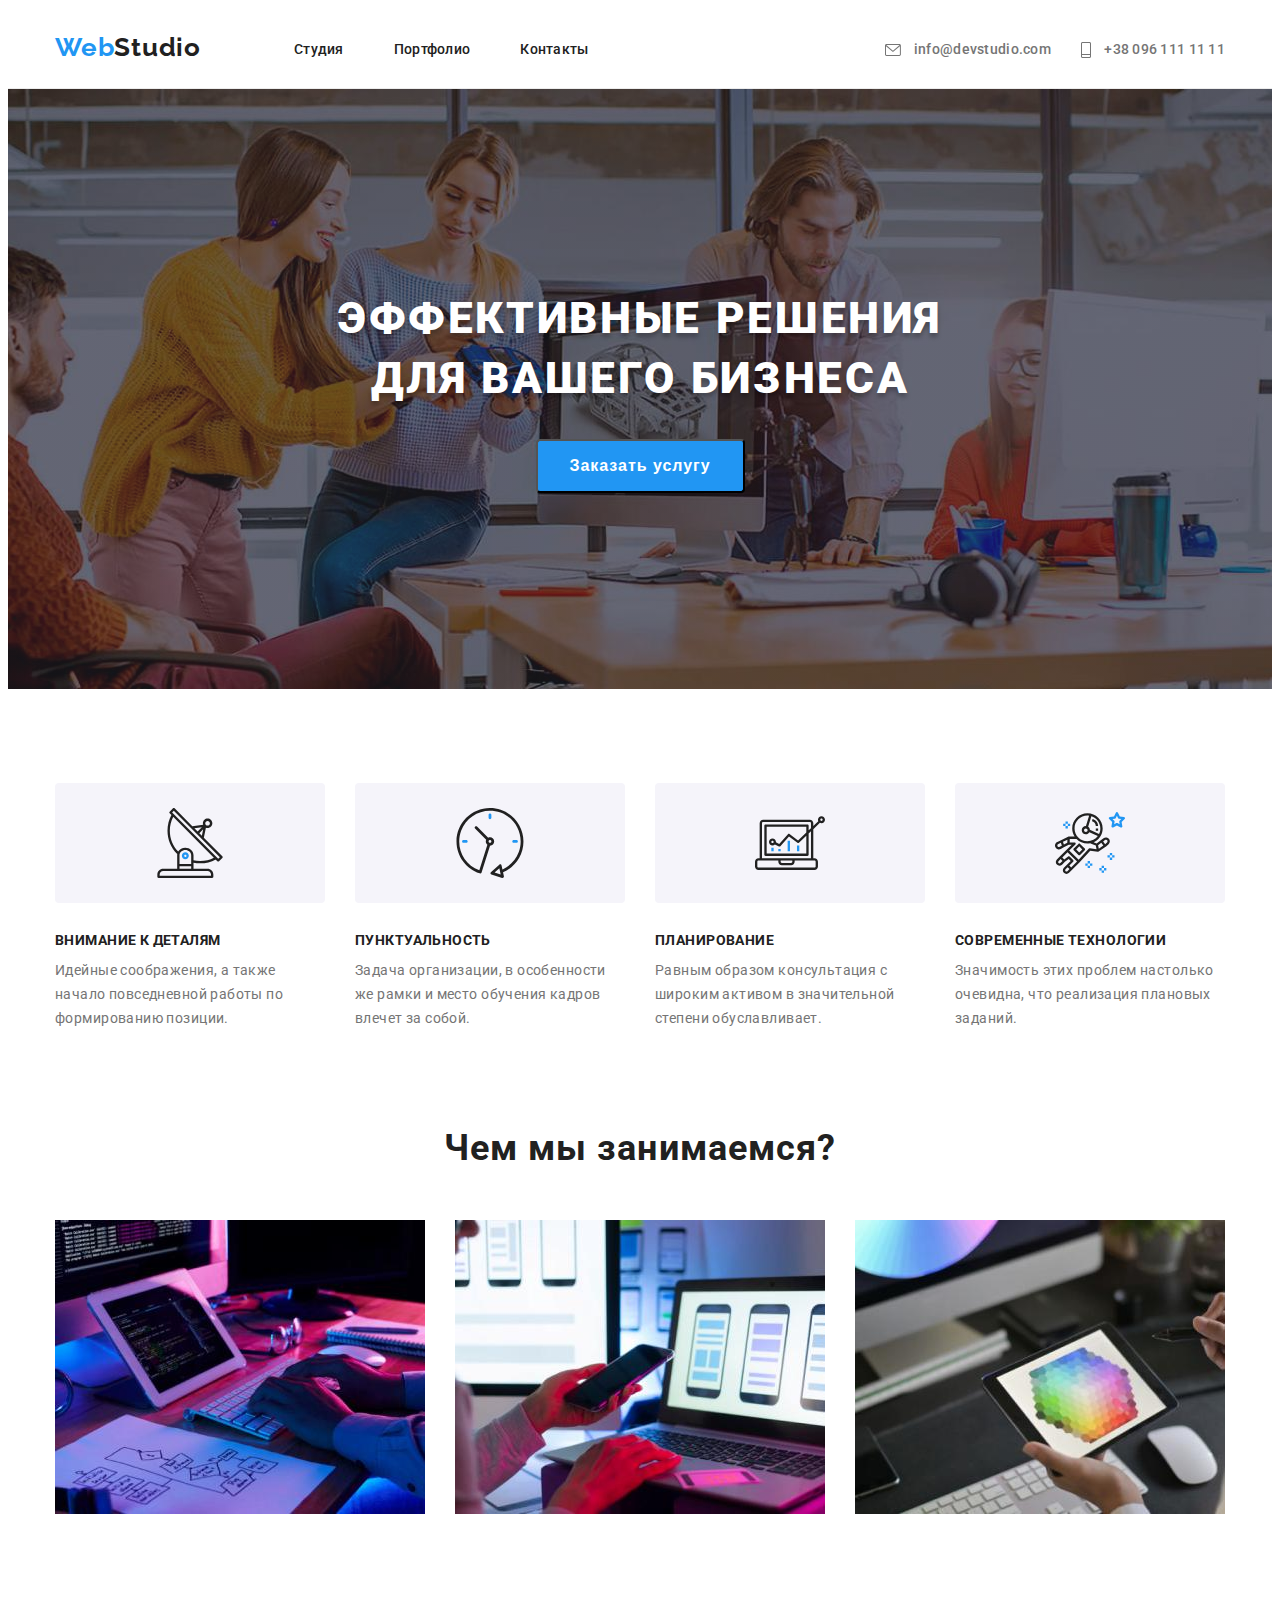
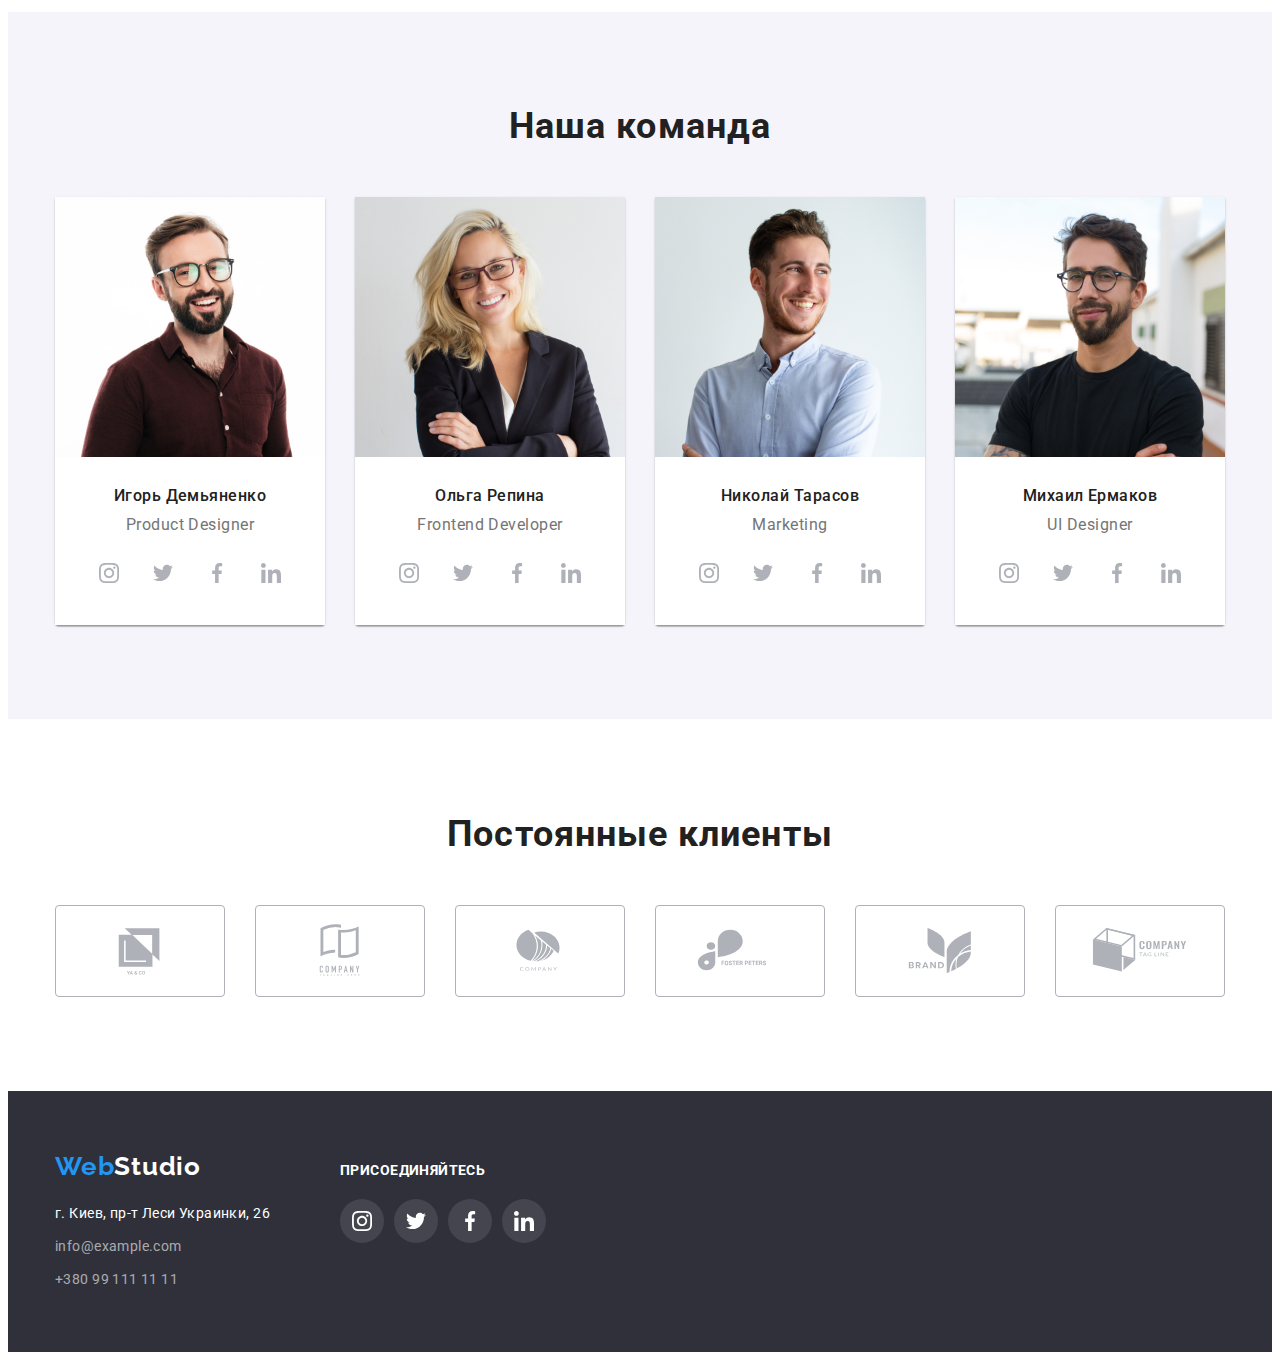
<file: index.html>
<!DOCTYPE html>
<html lang="ru">
  <head>
    <meta charset="UTF-8" />
    <meta http-equiv="X-UA-Compatible" content="IE=edge" />
    <meta name="viewport" content="width=device-width, initial-scale=1.0" />
    <title>Document</title>
    <link rel="preconnect" href="https://fonts.googleapis.com" />
    <link rel="preconnect" href="https://fonts.gstatic.com" crossorigin />
    <link
      href="https://fonts.googleapis.com/css2?family=Raleway:wght@700&family=Roboto:wght@400;500;700;900&display=swap"
      rel="stylesheet"
    />
    <link
      rel="stylesheet"
      href="https://cdnjs.cloudflare.com/ajax/libs/modern-normalize/1.1.0/modern-normalize.min.css"
      integrity="sha512-wpPYUAdjBVSE4KJnH1VR1HeZfpl1ub8YT/NKx4PuQ5NmX2tKuGu6U/JRp5y+Y8XG2tV+wKQpNHVUX03MfMFn9Q=="
      crossorigin="anonymous"
      referrerpolicy="no-referrer"
    />
    <link rel="stylesheet" href="./css/styles.css" />
  </head>
  <!-------------------body----------------------->
  <body>
    <header class="page-header">
      <div class="container header-container">
        <a href="./index.html" class="header-logo link"
          ><span class="logo-web">Web</span>Studio
        </a>
        <nav class="header-nav">
          <ul class="list menu-list">
            <li class="menu-item">
              <a class="menu-link link current" href="./index.html">Студия</a>
            </li>
            <li class="menu-item">
              <a class="menu-link link" href="./portfolio.html">Портфолио</a>
            </li>
            <li class="menu-item">
              <a class="menu-link link" href="">Контакты</a>
            </li>
          </ul>
        </nav>
        <div class="header-connect">
          <ul class="contact-menu list">
            <li class="contact-item contact-text">
              <a class="contact link" href="mailto:info@devstudio.com"
                >
                <svg class="contact-nav"
                  width="16"
                  height="12" 
                >
                  <use href="./images/icon.svg#icon-envelope">
                  </use>
                </svg>
                info@devstudio.com
              </a>
            </li>
            <li class="contact-item contact-text">
              <a class="contact link" href="tel:+380961111111">
                <svg class="contact-nav"
                  width="10"
                  height="16"
                >
                  <use href="./images/icon.svg#icon-phone">
                  </use>
                </svg>
                +38 096 111 11 11</a>
            </li>
          </ul>
        </div>
      </div>
    </header>
    <!-------------------------main------------------------------>
    <main>
      <section class="page-section">
        <div class="container page-section-container">
          <h1 class="main-title main-title-text">
            Эффективные решения для вашего бизнеса
          </h1>
          <button type="button" class="main-btn main-btn-item">
            Заказать услугу
          </button>
        </div>
      </section>
      <section class="second-section second-section-section">
        <div class="container based-container">
            <h2 class="visually-hidden">Почему так</h2>
            <ul class="title-section-icon">
              <li class="title-icon-item list">
                <a href="" class="title-icon-block">
                  <svg class="block-item"
                    width="70"
                    hight="70"
                  >
                    <use href="./images/icon.svg#icon-antenna">
                    </use>
                  </svg>
                </a>
              </li>
              <li class="title-icon-item list">
                <a href="" class="title-icon-block">
                  <svg class="block-item"
                    width="70"
                    hight="70"
                  >
                    <use href="./images/icon.svg#icon-clock">
                    </use>
                  </svg>
                </a>
              </li>
              <li class="title-icon-item list">
                <a href="" class="title-icon-block">
                  <svg class="block-item"
                    width="70"
                    hight="70"
                  >
                    <use href="./images/icon.svg#icon-diagram">
                    </use>
                  </svg>
                </a>
              </li>
              <li class="title-icon-item list">
                <a href="" class="title-icon-block">
                  <svg class="block-item"
                    width="70"
                    hight="70"
                  >
                    <use href="./images/icon.svg#icon-astronaut">
                    </use>
                  </svg>
                </a>
              </li>
            </ul>
            <ul class="pre-section list second-pre-section">
              <li class="title-section-text">
                <h3 class="sub-section second-sub-section">
                  Внимание к деталям
                </h3>
                <p class="section-text second-section-text">
                  Идейные соображения, а также начало повседневной работы по
                  формированию позиции.
                </p>
              </li>
              <li class="title-section-text">
                <h3 class="sub-section second-sub-section">Пунктуальность</h3>
                <p class="section-text second-section-text">
                  Задача организации, в особенности же рамки и место обучения
                  кадров влечет за собой.
                </p>
              </li>
              <li class="title-section-text">
                <h3 class="sub-section second-sub-section">Планирование</h3>
                <p class="section-text second-section-text">
                  Равным образом консультация с широким активом в значительной
                  степени обуславливает.
                </p>
              </li>
              <li class="title-section-text">
                <h3 class="sub-section second-sub-section">
                  Современные технологии
                </h3>
                <p class="section-text second-section-text">
                  Значимость этих проблем настолько очевидна, что реализация
                  плановых заданий.
                </p>
              </li>
            </ul>
          </div>
      </section>
      <section class="section-image">
          <h2 class="pre-title second-pre-title">Чем мы занимаемся?</h2>
          <div class="container image-container">
            <ul class="list image image-title">
              <li>
                <img
                  src="./images/img-prgrm.jpg"
                  alt="Работа за компьютером"
                  width="370"
                  height="294"
                />
              </li>
            </ul>
            <ul class="list image image-title">
              <li>
                <img
                  src="./images/img-phone.jpg"
                  alt="Работа с телефоном"
                  width="370"
                  height="294"
                />
              </li>
            </ul>
            <ul class="list image image-title">
              <li>
                <img
                  src="./images/img-pln.jpg"
                  alt="Работа с планшетом"
                  width="370"
                  height="294"
                />
              </li>
            </ul>
          </div>
        </div>
      </section>
      <section class="third-section">
        <div class="container third-section-container">
          <h2 class="th-section">Наша команда</h2>
          <ul class="list image image-section">
            <div class="image-text">
              <li class="box-image">
                <img class="image-item"
                  src="./images/img-smg.jpg"
                  alt="Игорь Демьяненко"
                  width="270"
                  height="260"
                />
              <div class="paragraf-title">
                <h3 class="sub-title sub-title-name">Игорь Демьяненко</h3>
                <p class="job-title">Product Designer</p>
                <div class="social-icon-section">
                  <ul class="social-title">
                    <li class="social-icon list">
                      <a href="" class="social-link">
                        <svg 
                          class="icon"
                          width=20
                          height=20
                        >
                          <use href="./images/icon.svg#icon-instagram"></use>
                        </svg>
                      </a>                                      
                    </li>
                    <li class="social-icon list">
                      <a href="" class="social-link">
                        <svg 
                          class="icon"
                          width=20
                          height=20
                        >
                          <use href="./images/icon.svg#icon-twitter"></use>
                        </svg>
                      </a>
                    </li>
                    <li class="social-icon list">
                      <a href="" class="social-link">
                        <svg 
                          class="icon"
                          width=20
                          height=20
                        >
                          <use href="./images/icon.svg#icon-facebook"></use>
                        </svg>
                      </a>
                    </li>
                    <li class="social-icon list">
                      <a href="" class="social-link">
                        <svg 
                          class="icon"
                          width=20
                          height=20
                        >
                          <use href="./images/icon.svg#icon-linkedin"></use>
                        </svg>
                      </a>
                    </li>
                  </ul>
                </div>
              </div>
              </li>
            </div>
            <div class="image-text">
              <li class="box-image">
                <img class="image-item"
                  src="./images/img-gl.jpg"
                  alt="Ольга Репина"
                  width="270"
                  height="260"
                />
                <div class="paragraf-title">
                <h3 class="sub-title sub-title-name">Ольга Репина</h3>
                <p class="job-title">Frontend Developer</p>
                <div class="social-icon-section">
                  <ul class="social-title">
                    <li class="social-icon list">
                      <a href="" class="social-link">
                        <svg 
                          class="icon"
                          width=20
                          height=20
                        >
                          <use href="./images/icon.svg#icon-instagram"></use>
                        </svg>
                      </a>
                    </li>
                    <li class="social-icon list">
                      <a href="" class="social-link">
                        <svg 
                          class="icon"
                          width=20
                          height=20
                        >
                          <use href="./images/icon.svg#icon-twitter"></use>
                        </svg>
                      </a>
                    </li>
                    <li class="social-icon list">
                      <a href="" class="social-link">
                        <svg 
                          class="icon"
                          width=20
                          height=20
                        >
                          <use href="./images/icon.svg#icon-facebook"></use>
                        </svg>
                      </a>
                    </li>
                    <li class="social-icon list">
                      <a href="" class="social-link">
                        <svg 
                          class="icon"
                          width=20
                          height=20
                        >
                          <use href="./images/icon.svg#icon-linkedin"></use>
                        </svg>
                      </a>
                    </li>
                  </ul>
                </div>
                </div>
              </li>
            </div>
            <div class="image-text">
              <li class="box-image">
                <img class="image-item"
                  src="./images/img-dsr.jpg"
                  alt="Николай Тарасов"
                  width="270"
                  height="260"
                />
                <div class="paragraf-title">
                <h3 class="sub-title sub-title-name">Николай Тарасов</h3>
                <p class="job-title">Marketing</p>
                <div class="social-icon-section">
                  <ul class="social-title">
                    <li class="social-icon list">
                      <a href="" class="social-link">
                        <svg 
                          class="icon"
                          width=20
                          height=20
                        >
                          <use href="./images/icon.svg#icon-instagram"></use>
                        </svg>
                      </a>
                    </li>
                    <li class="social-icon list">
                      <a href="" class="social-link">
                        <svg 
                          class="icon"
                          width=20
                          height=20
                        >
                          <use href="./images/icon.svg#icon-twitter"></use>
                        </svg>
                      </a>
                    </li>
                    <li class="social-icon list">
                      <a href="" class="social-link">
                        <svg 
                          class="icon"
                          width=20
                          height=20
                        >
                          <use href="./images/icon.svg#icon-facebook"></use>
                        </svg>
                      </a>
                    </li>
                    <li class="social-icon list">
                      <a href="" class="social-link">
                        <svg 
                          class="icon"
                          width=20
                          height=20
                        >
                          <use href="./images/icon.svg#icon-linkedin"></use>
                        </svg>
                      </a>
                    </li>
                  </ul>
                </div>
                </div>
              </li>
            </div>
            <div class="image-text">
              <li class="box-image">
                <img class="image-item"
                  src="./images/img-gr.jpg"
                  alt="Михаил Ермаков"
                  width="270"
                  height="260"
                />
                <div class="paragraf-title">
                <h3 class="sub-title sub-title-name">Михаил Ермаков</h3>
                <p class="job-title">UI Designer</p>
                <div class="social-icon-section">
                  <ul class="social-title">
                    <li class="social-icon list">
                      <a href="" class="social-link">
                        <svg 
                          class="icon"
                          width=20
                          height=20
                        >
                          <use href="./images/icon.svg#icon-instagram"></use>
                        </svg>
                      </a>
                    </li>
                    <li class="social-icon list">
                      <a href="" class="social-link">
                        <svg 
                          class="icon"
                          width=20
                          height=20
                        >
                          <use href="./images/icon.svg#icon-twitter"></use>
                        </svg>
                      </a>
                    </li>
                    <li class="social-icon list">
                      <a href="" class="social-link">
                        <svg 
                          class="icon"
                          width=20
                          height=20
                        >
                          <use href="./images/icon.svg#icon-facebook"></use>
                        </svg>
                      </a>
                    </li>
                    <li class="social-icon list">
                      <a href="" class="social-link">
                        <svg 
                          class="icon"
                          width=20
                          height=20
                        >
                          <use href="./images/icon.svg#icon-linkedin"></use>
                        </svg>
                      </a>
                    </li>
                  </ul>
                </div>
                </div>
              </li>
            </div>
          </ul>
      </section>
      <section class="section-client">
      <div class="container">
        <h2 class="client">Постоянные клиенты</h2>
          <ul class="client-title">
            <li class="client-item list">
              <a href="" class="client-link">
                <svg 
                  class="client-icon"
                  width=106px
                  height=60px
                >
                  <use href="./images/icon.svg#icon-yaco">
                  </use>
                </svg>
              </a>
            </li>
            <li class="client-item list">
              <a href="" class="client-link">
                <svg 
                  class="client-icon"
                  width=106px
                  height=60px
                >
                  <use href="./images/icon.svg#icon-windows">
                  </use>
                </svg>
              </a>
            </li>
            <li class="client-item list">
              <a href="" class="client-link">
                <svg 
                  class="client-icon"
                  width=106px
                  height=60px
                >
                  <use href="./images/icon.svg#icon-apelsin">
                  </use>
                </svg>
              </a>
            </li>
            <li class="client-item list">
              <a href="" class="client-link">
                <svg 
                  class="client-icon"
                  width=106px
                  height=60px
                >
                  <use href="./images/icon.svg#icon-foster">
                  </use>
                </svg>
              </a>
            </li>
            <li class="client-item list">
              <a href="" class="client-link">
                <svg 
                  class="client-icon" 
                  width=106px
                  height=60px
                >
                  <use href="./images/icon.svg#icon-brand">
                  </use>
                </svg>
              </a>
            </li>
            <li class="client-item list">
              <a href="" class="client-link">
                <svg class="client-icon"
                  width=106px
                  height=60px
                >
                  <use href="./images/icon.svg#icon-tagline">
                  </use>
                </svg>
              </a>
            </li>
        </ul>
      </div>  
      </section>
    </main>
<!-------------------------footer-------------------------->
    <footer class="type-footer">
      <section class="section-footer">
      <div class="container main-footer-container">
        <div class="contact-info">
          <a class="footer-logo link footer-logo-position" href="./index.html" 
            ><span class="logo-web ">Web</span>Studio
          </a>      
          <address class="address-contact">                 
            <p class="street">г. Киев, пр-т Леси Украинки, 26</p>
          </address>
            <a class="contact-footer link" href="mailto:info@example.com"
                >info@example.com</a
              >
              <a class="contact-footer link" href="tel:+380991111111"
                >+380 99 111 11 11</a
              >
        </div>  
        <div class="footer-icon-section">
          <h3 class="footer-social">Присоединяйтесь</h3>
            <ul class="footer-social-title">
              <li class="footer-icon list">
                <a href="" class="footer-link">
                  <svg 
                    class="icon-bottom"
                    width=20
                    height=20
                  >
                    <use href="./images/icon.svg#icon-instagram"></use>
                  </svg>
                </a>                                      
              </li>
              <li class="footer-icon list">
                <a href="" class="footer-link">
                  <svg 
                    class="icon-bottom"
                    width=20
                    height=20
                  >
                    <use href="./images/icon.svg#icon-twitter"></use>
                  </svg>
                </a>
              </li>
              <li class="footer-icon list">
                <a href="" class="footer-link">
                  <svg 
                    class="icon-bottom"
                    width=20
                    height=20
                  >
                    <use href="./images/icon.svg#icon-facebook"></use>
                  </svg>
                </a>
              </li>
              <li class="footer-icon list">
                <a href="" class="footer-link">
                  <svg 
                    class="icon-bottom"
                    width=20
                    height=20
                  >
                    <use href="./images/icon.svg#icon-linkedin"></use>
                  </svg>
                </a>
              </li>
            </ul>
        </div>
      </div>    
      </section>
    </footer>
  </body>
</html>
</file>
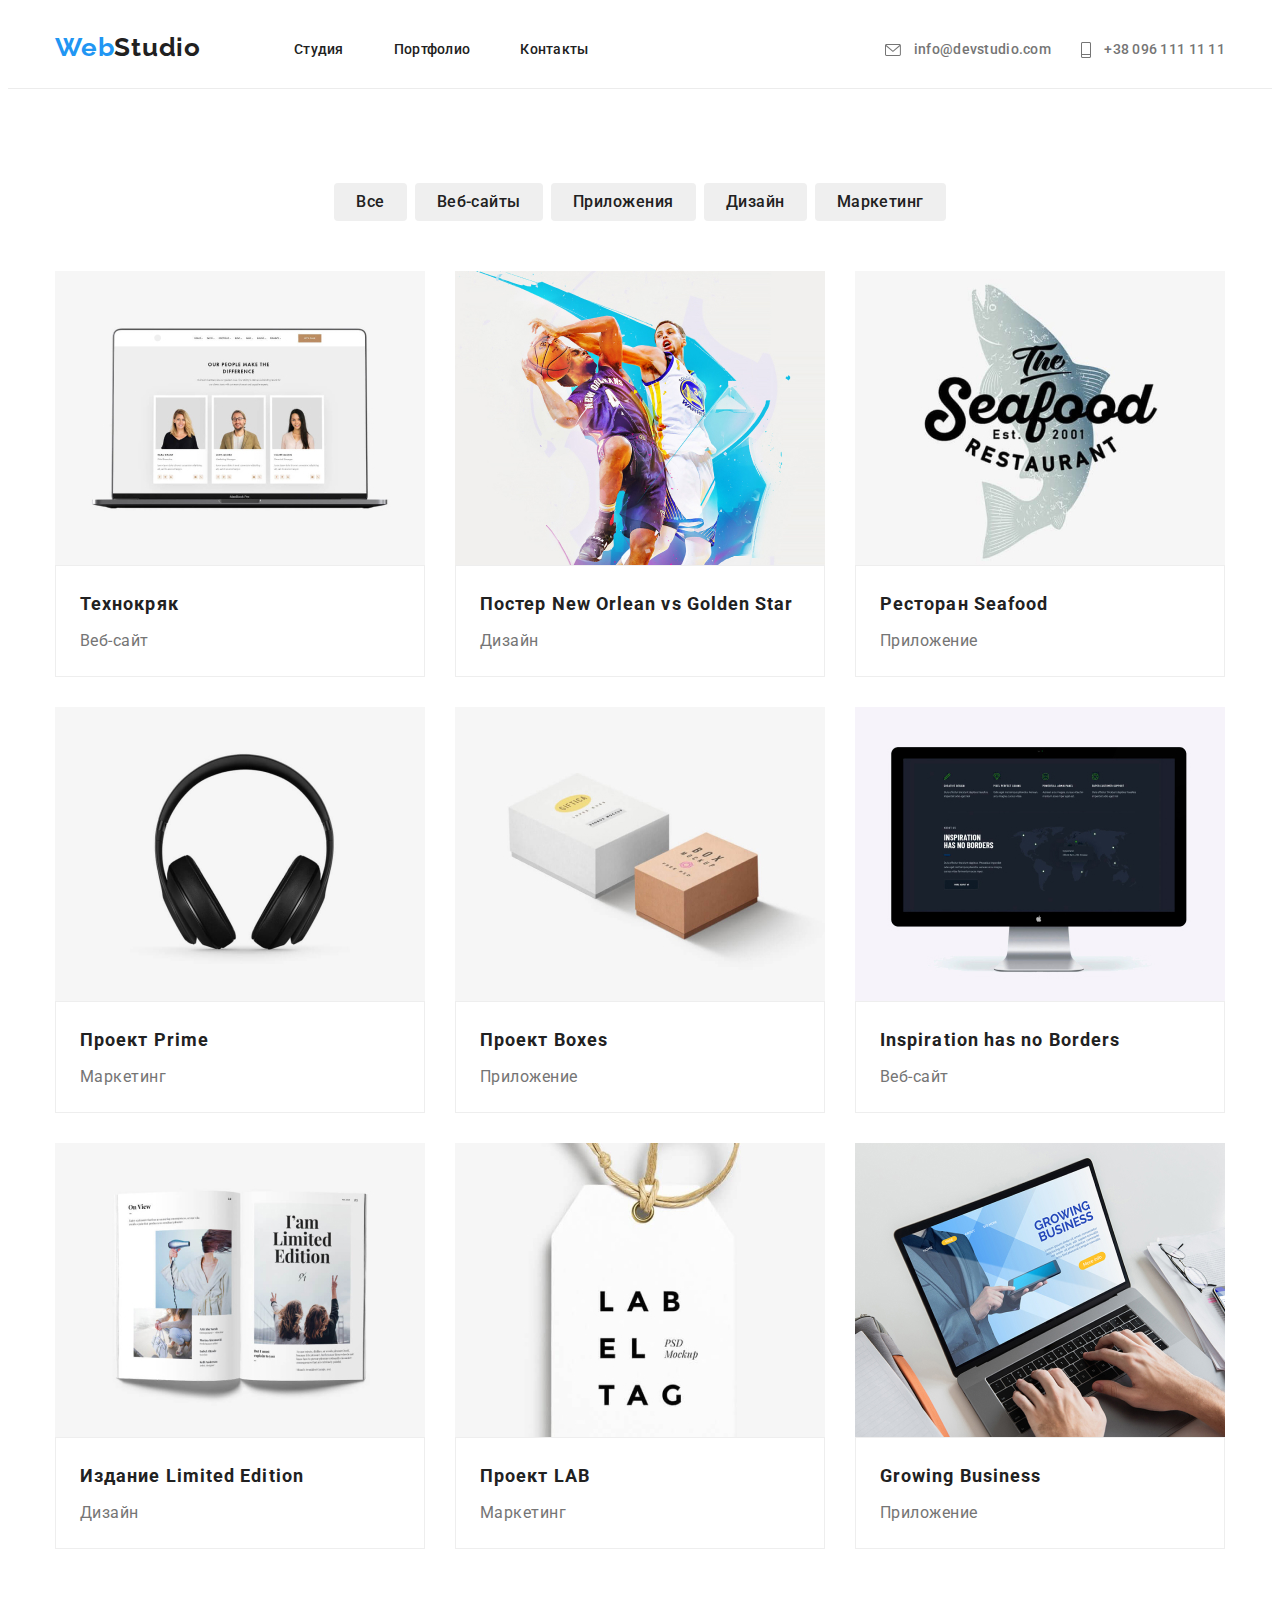
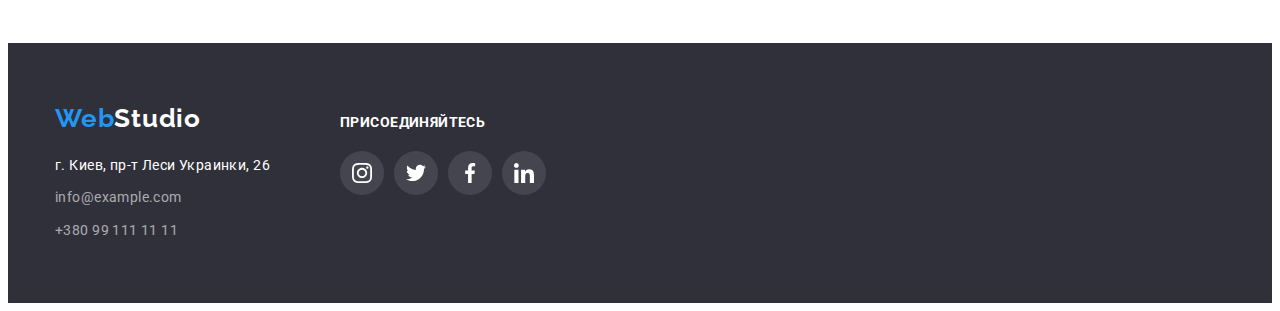
<file: portfolio.html>
<!DOCTYPE html>
<html lang="ru">
  <head>
    <meta charset="UTF-8" />
    <meta http-equiv="X-UA-Compatible" content="IE=edge" />
    <meta name="viewport" content="width=device-width, initial-scale=1.0" />
    <title>Document</title>
    <link
      rel="stylesheet"
      href="https://github.com/sindresorhus/modern-normalize/blob/main/modern-normalize.css"
    />
    <link rel="preconnect" href="https://fonts.googleapis.com" />
    <link rel="preconnect" href="https://fonts.gstatic.com" crossorigin />
    <link
      href="https://fonts.googleapis.com/css2?family=Raleway:wght@700&family=Roboto:wght@400;500;700;900&display=swap"
      rel="stylesheet"
    />
    <link
      rel="stylesheet"
      href="https://cdnjs.cloudflare.com/ajax/libs/modern-normalize/1.1.0/modern-normalize.min.css"
      integrity="sha512-wpPYUAdjBVSE4KJnH1VR1HeZfpl1ub8YT/NKx4PuQ5NmX2tKuGu6U/JRp5y+Y8XG2tV+wKQpNHVUX03MfMFn9Q=="
      crossorigin="anonymous"
      referrerpolicy="no-referrer"
    />
    <link rel="stylesheet" href="./css/styles.css" />
  </head>
  <body>
    <header class="page-header">
      <div class="container header-container">
        <a href="./index.html" class="header-logo link"
          ><span class="logo-web">Web</span>Studio
        </a>
        <nav class="header-nav">
          <ul class="list menu-list">
            <li class="menu-item">
              <a class="menu-link link current" href="./index.html">Студия</a>
            </li>
            <li class="menu-item">
              <a class="menu-link link" href="./portfolio.html">Портфолио</a>
            </li>
            <li class="menu-item">
              <a class="menu-link link" href="">Контакты</a>
            </li>
          </ul>
        </nav>
        <div class="header-connect">
          <ul class="contact-menu list">
            <li class="contact-item contact-text">
              <a class="contact link" href="mailto:info@devstudio.com"
                >
                <svg class="contact-nav"
                  width="16"
                  height="12" 
                >
                  <use href="./images/icon.svg#icon-envelope">
                  </use>
                </svg>
                info@devstudio.com
              </a>
            </li>
            <li class="contact-item contact-text">
              <a class="contact link" href="tel:+380961111111">
                <svg class="contact-nav"
                  width="10"
                  height="16"
                >
                  <use href="./images/icon.svg#icon-phone">
                  </use>
                </svg>
                +38 096 111 11 11</a>
            </li>
          </ul>
        </div>
      </div>
    </header>
    <main class="about-menu">
      <section class="about-menu-list">
        <div class="container about-menu-container">
          <ul class="site-nav list site-nav-menu">
            <li class="button-menu">
              <button type="button" class="btn btn-item">Все</button>
            </li>
            <li class="button-menu">
              <button type="button" class="btn btn-item">Веб-сайты</button>
            </li>
            <li class="button-menu">
              <button type="button" class="btn btn-item">Приложения</button>
            </li>
            <li class="button-menu">
              <button type="button" class="btn btn-item">Дизайн</button>
            </li>
            <li class="button-menu">
              <button type="button" class="btn btn-item">Маркетинг</button>
            </li>
          </ul>
        </div>
        <div class="container about-section-container">
          <ul class="about-section list about-section-block">
            <li class="border">
              <img
                class="image-item"
                src="./images/tehno.jpg"
                alt="ноутбук"
                width="370"
                height="294"
              />
              <div class="about-item">
                <h3 class="about-title about-title-item">Технокряк</h3>
                <p class="about-text about-text-item">Веб-сайт</p>
              </div>
            </li>
            <li class="border">
              <img
                class="image-item"
                src="./images/poster.jpg"
                alt="постер баскетбол"
                width="370"
                height="294"
              />
              <div class="about-item">
                <h3 class="about-title about-title-item">
                  Постер New Orlean vs Golden Star
                </h3>
                <p class="about-text about-text-item">Дизайн</p>
              </div>
            </li>
            <li class="border">
              <img
                class="image-item"
                src="./images/rest.jpg"
                alt="Рыбный ресторан"
                width="370"
                height="294"
              />
              <div class="about-item">
                <h3 class="about-title about-title-item">Ресторан Seafood</h3>
                <p class="about-text about-text-item">Приложение</p>
              </div>
            </li>
            <li class="border">
              <img
                class="image-item"
                src="./images/sound.jpg"
                alt="Наушники"
                width="370"
                height="294"
              />
              <div class="about-item">
                <h3 class="about-title about-title-item">Проект Prime</h3>
                <p class="about-text about-text-item">Маркетинг</p>
              </div>
            </li>
            <li class="border">
              <img
                class="image-item"
                src="./images/box.jpg"
                alt="коробки"
                width="370"
                height="294"
              />
              <div class="about-item">
                <h3 class="about-title about-title-item">Проект Boxes</h3>
                <p class="about-text about-text-item">Приложение</p>
              </div>
            </li>
            <li class="border">
              <img
                class="image-item"
                src="./images/comp.jpg"
                alt="Компьютер"
                width="370"
                height="294"
              />
              <div class="about-item">
                <h3 class="about-title about-title-item">
                  Inspiration has no Borders
                </h3>
                <p class="about-text about-text-item">Веб-сайт</p>
              </div>
            </li>
            <li class="border">
              <img
                class="image-item"
                src="./images/journale.jpg"
                alt="Издание"
                width="370"
                height="294"
              />
              <div class="about-item">
                <h3 class="about-title about-title-item">
                  Издание Limited Edition
                </h3>
                <p class="about-text about-text-item">Дизайн</p>
              </div>
            </li>
            <li class="border">
              <img
                class="image-item"
                src="./images/lab.jpg"
                alt="Проджект Лэб"
                width="370"
                height="294"
              />
              <div class="about-item">
                <h3 class="about-title about-title-item">Проект LAB</h3>
                <p class="about-text about-text-item">Маркетинг</p>
              </div>
            </li>
            <li class="border">
              <img
                class="image-item"
                src="./images/groving.jpg"
                alt="Поиск в интернете"
                width="370"
                height="294"
              />
              <div class="about-item">
                <h3 class="about-title about-title-item">Growing Business</h3>
                <p class="about-text about-text-item">Приложение</p>
              </div>
            </li>
          </ul>
        </div>
      </section>
    </main>
    <footer class="type-footer">
      <section class="section-footer">
      <div class="container main-footer-container">
        <div class="contact-info">
          <a href="./index.html" class="footer-logo link footer-logo-position"
            ><span class="logo-web ">Web</span>Studio
          </a>      
          <address class="address-contact">                 
            <p class="street">г. Киев, пр-т Леси Украинки, 26</p>
          </address>
            <a class="contact-footer link" href="mailto:info@example.com"
                >info@example.com</a
              >
              <a class="contact-footer link" href="tel:+380991111111"
                >+380 99 111 11 11</a
              >
        </div>  
        <div class="footer-icon-section">
          <h3 class="footer-social">Присоединяйтесь</h3>
            <ul class="footer-social-title">
              <li class="footer-icon list">
                <a href="" class="footer-link">
                  <svg 
                    class="icon-bottom"
                    width=20
                    height=20
                  >
                    <use href="./images/icon.svg#icon-instagram"></use>
                  </svg>
                </a>                                      
              </li>
              <li class="footer-icon list">
                <a href="" class="footer-link">
                  <svg 
                    class="icon-bottom"
                    width=20
                    height=20
                  >
                    <use href="./images/icon.svg#icon-twitter"></use>
                  </svg>
                </a>
              </li>
              <li class="footer-icon list">
                <a href="" class="footer-link">
                  <svg 
                    class="icon-bottom"
                    width=20
                    height=20
                  >
                    <use href="./images/icon.svg#icon-facebook"></use>
                  </svg>
                </a>
              </li>
              <li class="footer-icon list">
                <a href="" class="footer-link">
                  <svg 
                    class="icon-bottom"
                    width=20
                    height=20
                  >
                    <use href="./images/icon.svg#icon-linkedin"></use>
                  </svg>
                </a>
              </li>
            </ul>
        </div>
      </div>    
      </section>
    </footer>
  </body>
</html>
</file>
<file: css/styles.css>
:root {
  --header-collor: #212121;
  --primary-text-color: #212121;
  --second-text-color: #757575;
  --primary-title-collor: #ffffff;
  --accent-color: #2196f3;
  --back-color: #2f303a;
  --last-contact-color: rgba(255, 255, 255, 0.6);
}

/*-------------------boxxxxx---------------*/
*,
*::before,
*::after {
  box-sizing: border-box;
}

p,
h1,
h2,
h3,
h4,
h5,
h6 {
  margin: 0;
}

ul {
  margin: 0;
  padding: 0;
}

button {
  cursor: pointer;
}

/*----------------body--------------------*/
body {
  font-family: "Roboto", sans-serif;
  font-size: 18px;
  font-weight: 500;
}

.container {
  width: 1200px;
  padding-right: 15px;
  padding-left: 15px;
  margin: 0 auto;
}

.list {
  list-style: none;
}

.link {
  text-decoration: none;
}

.image-item{
  display: block;
}

/*---------header----------*/
header {
  padding-top: 24px;
  padding-bottom: 25px;
  border-bottom: 1px solid #ECECEC;
}

.header-nav {
  display: flex;
}

.menu-list {
  display: flex;
}

.contact-menu {
  display: flex;
}

.header-container {
  display: flex;
  align-items: center;
}

.header-logo {
  margin-right: 93px;
}

.header-connect {
  margin-left: auto;
}

.logo-web {
  font-family: "Raleway", sans-serif;
  font-weight: 700;
  font-size: 26px;
  line-height: 1.19;
  letter-spacing: 0.03em;
  color: var(--accent-color);
}

.header-logo {
  font-family: "Raleway", sans-serif;
  font-weight: 700;
  font-size: 26px;
  line-height: 1.19;
  letter-spacing: 0.03em;
  color: var(--primary-text-color);
}

.menu-item:not(:last-child) {
  margin-right: 50px;
}

.menu-link {
  font-weight: 500;
  font-size: 14px;
  line-height: 1.14;
  letter-spacing: 0.02em;
  color: var(--header-collor);
}

.menu-link:hover,
.menu-link:focus {
  color: var(--accent-color);
}

.contact {
  font-weight: 500;
  font-size: 14px;
  line-height: 1.14;
  letter-spacing: 0.02em;
  color: var(--second-text-color);
}

.contact-text:not(:last-child) {
  margin-right: 30px;
}


.contact:hover,
.contact:focus {
  color: var(--accent-color);
}

.contact-nav{
  margin-right: 10px;
  fill: currentColor;
  vertical-align: middle;
}

/* --------------section---------- */
.page-section {
  background-color: var(--back-color);
  max-width: 1600px;
  height: 600px;
  text-align: center;
  padding-top: 200px;
  padding-bottom: 200px ;
  margin: 0 auto;
  background-image: 
    linear-gradient(
  rgba(47, 48, 58, 0.4),
  rgba(47, 48, 58, 0.4)
    ),
    url(../images/bgimg-main.jpg);
  background-repeat: no-repeat;
  background-size: cover;
  background-position: center;
  max-width: 1600px;
}

.page-section-container{
  display: flex;
  align-items: center;
  flex-direction: column;
  flex-shrink: 0;
}

.main-title {
font-weight: 900;
font-size: 44px;
line-height: 1.36;
text-align: center;
letter-spacing: 0.06em;
text-transform: uppercase;
color:var(--primary-title-collor);
}

.main-title-text{
  width: 696px;
  height: auto;
  margin-bottom: 30px;
  text-shadow: 0px 4px 4px rgba(0, 0, 0, 0.25);
}

.main-btn {
  font-weight: bold;
  font-size: 16px;
  line-height: 1.87;
  letter-spacing: 0.06em;
  color: var(--primary-title-collor);
  background-color: var(--accent-color);
  border-radius: 4px;
}

.main-btn-item{
  padding: 10px 32px 10px 32px;
}

/* ----------second-section--------------- */
.title-section-icon{
  display: flex;
  justify-content: center;
}


.title-icon-item{
  width: 270px;
  height: 120px;
  margin-right: 30px;
  margin-bottom: 30px;
}

.block-item{
  width: 70px;
  height: 70px;
}

.title-icon-item:last-child{
  margin-right: 0;
}

.title-icon-block{
  width: 100%;
  height: 100%;
  border-radius: 4px;
  background: #F5F4FA;
  margin-right: 30px;
  display: flex;
  align-items: center;
  justify-content: center;
}


.second-section-section{
  padding-top: 94px;
}

.title-section-text:not(:last-child){
  margin-right: 30px;
}

.second-pre-section{
  display: flex;
  flex-direction: row;
}

.visually-hidden{
  position: absolute;
  width: 1px;
  height: 1px;
  margin: -1px;
  padding: 0;
  overflow: hidden;
  border: 0;
  clip: rect(0 0 0 0)
}

.section-image{
  padding-top: 94px;
  padding-bottom: 94px;
}

.pre-title {
  font-weight: bold;
  font-size: 36px;
  line-height: 1.16;
  text-align: center;
  letter-spacing: 0.03em;
  color: var(--primary-text-color);
}

.sub-section {
  font-weight: bold;
  font-size: 14px;
  line-height: 1.14;
  letter-spacing: 0.03em;
  text-transform: uppercase;
  color: var(--primary-text-color);
}

.section-text {
  font-weight: 400;
  font-size: 14px;
  line-height: 1.71;
  letter-spacing: 0.03em;
  color: var(--second-text-color);
}

.second-pre-title{
  margin-bottom: 50px;
}

.image-container{
  display: flex;
  flex-direction: row;
  
}
.image-title:not(:last-child){
  margin-right: 30px;
}

.second-sub-section{
  margin-bottom: 10px;
}

.second-section-text{
  width: 270px;
  height: 75px;
}



/* ------------third-section---------------- */
.third-section{
  background: #F5F4FA;
}

.third-section{
  padding-top: 94px;
  padding-bottom: 94px;
}

.box-image{
  box-shadow: 0px 1px 3px rgba(0, 0, 0, 0.12), 0px 1px 1px rgba(0, 0, 0, 0.14), 0px 2px 1px rgba(0, 0, 0, 0.2);
  border-radius: 0px 0px 4px 4px;
  width: 270px;
  height: 428px;
}

.image-section{
  display: flex;
  justify-content: center
}

.image-text{
  text-align: center;
}

.image-text:not(:last-child){
  margin-right: 30px;
}

.th-section {
  font-weight: bold;
  font-size: 36px;
  line-height: 1.16;
  text-align: center;
  letter-spacing: 0.03em;
  color: var(--primary-text-color);
  margin-bottom: 50px;
}

.sub-title {
  font-weight: 500;
  font-size: 16px;
  line-height: 1.18;
  letter-spacing: 0.03em;
  color: var(--primary-text-color);
}
.sub-title-name{
  margin-bottom: 10px;
}

.job-title {
  font-weight: 400;
  font-size: 16px;
  line-height: 1.18;
  letter-spacing: 0.03em;
  color: var(--second-text-color);
}

.paragraf-title{
  padding-top: 30px;
  padding-bottom: 30px;
  background-color: var(--primary-title-collor);
}

.social-title{
  display: flex;
  justify-content: center;
  margin-top: 16px;
}


.social-icon:not(:last-child){
  margin-right: 10px;
}

.social-link{
  display: flex;
  border-radius: 50%;
  align-items: center;
  justify-content: center;
  width: 44px;
  height: 44px;
  color: #AFB1B8;;
}

.icon{
  fill: currentColor;
}

.social-link:hover, 
.social-link:focus{
  background-color: var(--accent-color);
  color: var(--primary-title-collor);
}

.social-link:hover .icon 
.social-link:focus .icon{
  fill: var(--primary-title-collor);
}





/*------------------------------section-client------------------*/
.section-client{
  align-items: center;
  padding-top: 94px;
  padding-bottom: 94px;
}

.client{
  font-weight: 700;
  font-size: 36px;
  line-height: 42px;
  text-align: center;
  letter-spacing: 0.03em;
  color: var(--primary-text-color);
  padding-bottom: 50px;
}

.client-title{
  display: flex;
  justify-content: center;
}

.client-item {
  width: 170px;
  height: 92px;
}

.client-link{
  border: 1px solid #AFB1B8;
  border-radius: 4px;
  align-items: center;
  justify-content: center;
  display: flex;
  width: 100%;
  height: 100%;
}

.client-item:not(:last-child){
  margin-right: 30px;
}

.client-link:hover .client-icon,
.client-link:focus .client-icon{    
  fill: var(--accent-color);
}

.client-link:hover,
.client-link:focus{
  border-color: var(--accent-color);
}

.client-icon{
  fill: #AFB1B8;
}


/* --------------------footer----------------- */
.main-footer-container{
  display: flex;
  align-items: baseline;
}

.contact-info{
  display: block;
  margin-right: 70px;
  
}

.section-footer {
  background-color: var(--back-color);
  padding-top: 60px;
  padding-bottom: 60px;
  padding-right: 0;
  padding-left: 0;
}

.street {
  font-style: normal;
  font-weight: normal;
  font-size: 14px;
  line-height: 1.71;
  letter-spacing: 0.03em;
  color: var(--primary-title-collor);
  margin-bottom: 9px;
}

.contact-footer{
  display: block;
  font-style: normal;
  font-weight: normal;
  font-size: 14px;
  line-height: 1.71;
  letter-spacing: 0.03em;
  color: var(--last-contact-color);
}

.contact-footer:focus,
.contact-footer:hover {
  color: var(--accent-color);
}

.footer-logo {
  font-family: Raleway;
  font-weight: 700;
  font-size: 26px;
  line-height: 1.19;
  letter-spacing: 0.03em;
  color: var(--primary-title-collor);
}

.footer-logo-position{
  display: block;
  margin-bottom: 20px;
}

.contact-footer:not(:last-child){
  margin-bottom: 9px;
}



/*-----------footer-socila-link---------------*/
.footer-icon-section{
  display: block;
  align-items: center;
  justify-content: center;
}

.footer-social{
  font-weight: 700;
  font-size: 14px;
  line-height: 1.14;
  letter-spacing: 0.03em;
  text-transform: uppercase;
  color: var(--primary-title-collor);
  margin-bottom: 20px;
  padding-top: 0px;
  justify-content: center;
  align-items: center;
  }
  
.footer-social-title{
  display: flex;
  align-items: center;
  justify-content: center;
}

.footer-icon:not(:last-child){
  margin-right: 10px;
}

.footer-link{
  display: flex;
  border-radius: 50%;
  align-items: center;
  justify-content: center;
  width: 44px;
  height: 44px;
  color: var(--primary-title-collor);
  background: rgba(255, 255, 255, 0.1);
}

.icon-bottom{
  fill: currentColor;
}

.footer-link:hover, 
.footer-link:focus{
  background-color: var(--accent-color);
  color: var(--primary-title-collor);
}
  
.footer-link:hover .icon-bottom
.footer-link:focus .icon-bottom{
  fill: var(--primary-title-collor);
}



/* ------------portfolio.html-------------- */
.about-menu-list{
  padding-top: 94px;
  padding-bottom: 94px;
}

.about-section{
  display: block;
  flex-direction: row;
}


.button-menu:not(:last-child){
  margin-right: 8px;
}

.site-nav{
  display: flex;
  justify-content: center;
  margin-bottom: 50px;
}

.btn {
  font-family: Roboto;
  font-weight: 500;
  font-size: 16px;
  line-height: 1.62;
  text-align: center;
  letter-spacing: 0.03em;
  color: var(--primary-text-color);
  border: hidden;
  border-radius: 4px;
}

.btn-item{
  padding: 6px 22px 6px 22px;
}

.btn:hover,
.btn:focus {
  background-color: var(--accent-color);
  color: var(--primary-title-collor);
  box-shadow: 0px 3px 1px rgba(0, 0, 0, 0.1), 0px 1px 2px rgba(0, 0, 0, 0.08), 0px 2px 2px rgba(0, 0, 0, 0.12);
}

.about-title {
  font-weight: 700;
  line-height: 2;
  font-size: 18px;
  letter-spacing: 0.06em;
  color: var(--primary-text-color);
}

.about-text {
  font-weight: 400;
  font-size: 16px;
  line-height: 1.87;
  letter-spacing: 0.03em;
  color: var(--second-text-color);
}

.about-section{
  display: flex;
  flex-wrap: wrap;
  margin-right: -30px;  
  margin-bottom: -30px;
}

.border{
  display: block;
  margin-right: 30px;
  margin-bottom: 30px;
}

.about-item{
  padding: 20px 24px 20px 24px;
  background: #FFFFFF;
  border: 1px solid #EEEEEE;
}

.border:hover, .border:focus{
  box-shadow: 0px 1px 1px rgba(0, 0, 0, 0.12), 0px 4px 4px rgba(0, 0, 0, 0.06), 1px 4px 6px rgba(0, 0, 0, 0.16);
}


.about-title-item{
  margin-bottom: 4px;
}





/*--------------icons--------------------*/
</file>
